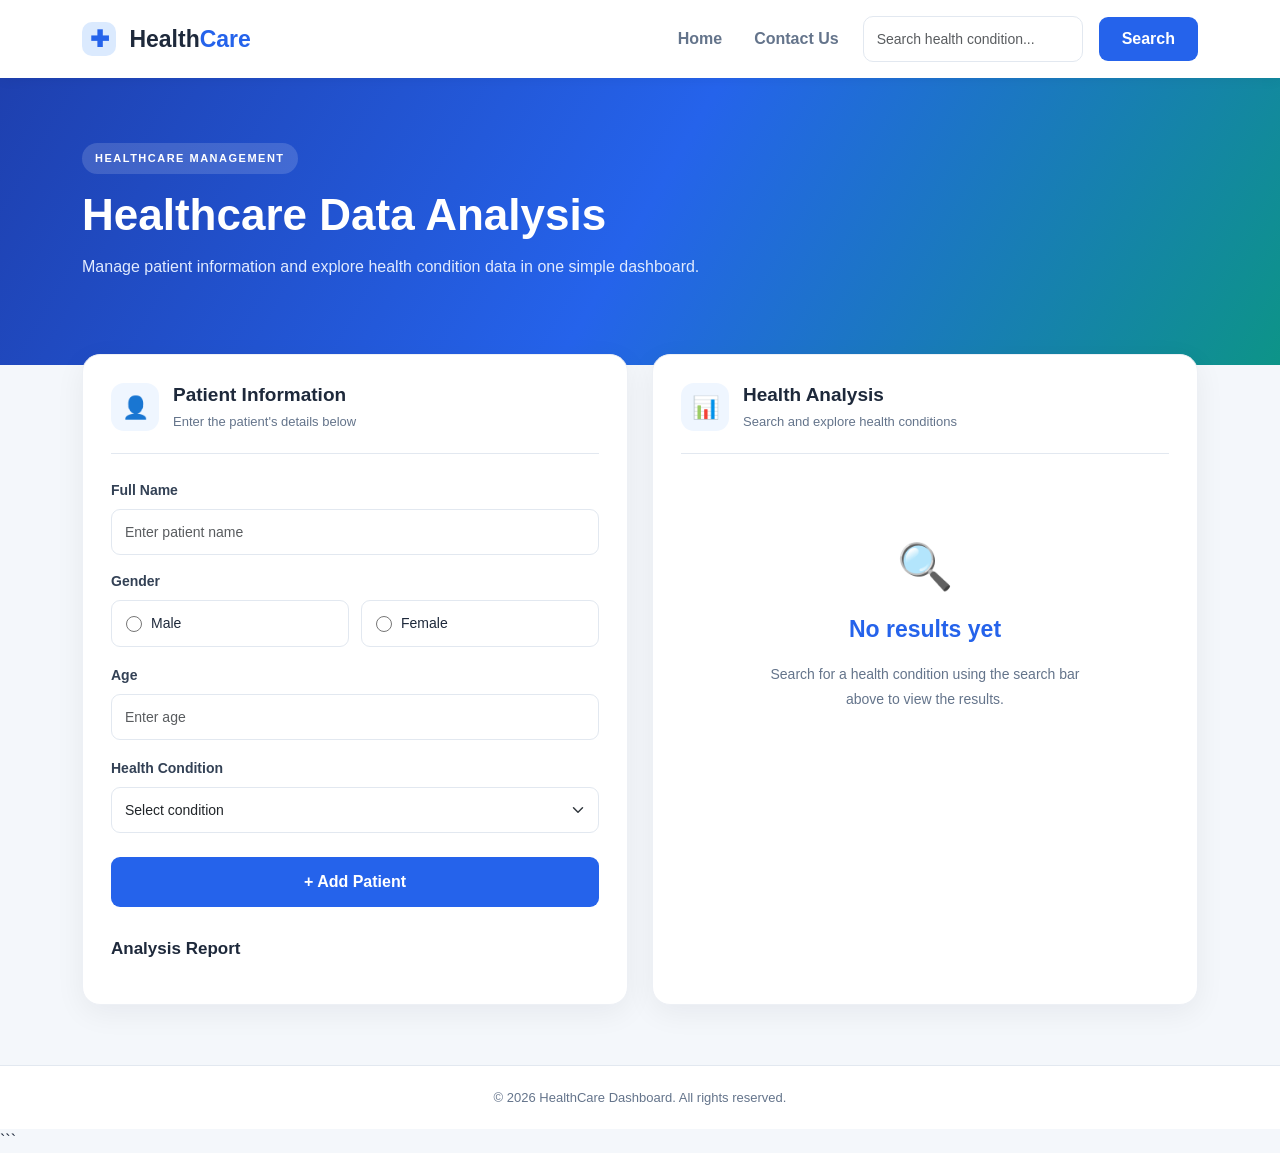
<file: index.html>
<!doctype html>
<html lang="en">
  <head>
    <meta charset="UTF-8" />
    <meta name="viewport" content="width=device-width, initial-scale=1.0" />
    <title>Health Analysis Dashboard</title>

    <link
      href="https://cdn.jsdelivr.net/npm/bootstrap@5.3.3/dist/css/bootstrap.min.css"
      rel="stylesheet"
    />

    <link rel="stylesheet" href="./health_analysis.css" />
  </head>

  <body>
    <!-- Navigation -->
    <nav class="navbar navbar-expand-lg">
      <div class="container">
        <a class="navbar-brand" href="./index.html">
          <span class="brand-icon">✚</span>
          Health<span>Care</span>
        </a>

        <button
          class="navbar-toggler"
          type="button"
          data-bs-toggle="collapse"
          data-bs-target="#mainNavbar"
          aria-controls="mainNavbar"
          aria-expanded="false"
          aria-label="Toggle navigation"
        >
          <span class="navbar-toggler-icon"></span>
        </button>

        <div class="collapse navbar-collapse" id="mainNavbar">
          <ul class="navbar-nav ms-auto align-items-lg-center gap-lg-3">
            <li class="nav-item">
              <a class="nav-link" href="./index.html" id="home">Home</a>
            </li>

            <li class="nav-item">
              <a class="nav-link" href="./health_contact.html" id="contact">
                Contact Us
              </a>
            </li>

            <li class="nav-item search-nav">
              <input
                type="text"
                id="conditionInput"
                class="form-control"
                placeholder="Search health condition..."
              />
            </li>

            <li class="nav-item">
              <button id="btnSearch" class="btn btn-search">
                Search
              </button>
            </li>
          </ul>
        </div>
      </div>
    </nav>

    <!-- Hero Section -->
    <section class="hero-section">
      <div class="container">
        <div class="hero-content">
          <span class="hero-label">HEALTHCARE MANAGEMENT</span>
          <h1>Healthcare Data Analysis</h1>
          <p>
            Manage patient information and explore health condition data
            in one simple dashboard.
          </p>
        </div>
      </div>
    </section>

    <!-- Main Content -->
    <main class="container main-content">
      <div class="row g-4">

        <!-- Patient Form -->
        <div class="col-lg-6">
          <div class="dashboard-card h-100">
            <div class="card-heading">
              <div class="heading-icon">👤</div>
              <div>
                <h2>Patient Information</h2>
                <p>Enter the patient's details below</p>
              </div>
            </div>

            <div class="analysisForm">
              <div class="mb-3">
                <label for="name" class="form-label">Full Name</label>
                <input
                  type="text"
                  id="name"
                  class="form-control"
                  placeholder="Enter patient name"
                />
              </div>

              <div class="mb-3">
                <label class="form-label d-block">Gender</label>

                <div class="gender-options">
                  <label class="gender-option" for="male">
                    <input
                      type="radio"
                      name="gender"
                      id="male"
                      value="Male"
                    />
                    <span>Male</span>
                  </label>

                  <label class="gender-option" for="female">
                    <input
                      type="radio"
                      name="gender"
                      id="female"
                      value="Female"
                    />
                    <span>Female</span>
                  </label>
                </div>
              </div>

              <div class="mb-3">
                <label for="age" class="form-label">Age</label>
                <input
                  type="number"
                  id="age"
                  class="form-control"
                  placeholder="Enter age"
                />
              </div>

              <div class="mb-4">
                <label for="condition" class="form-label">
                  Health Condition
                </label>

                <select id="condition" class="form-select">
                  <option value="">Select condition</option>
                  <option value="Diabetes">Diabetes</option>
                  <option value="Thyroid">Thyroid</option>
                  <option value="High Blood Pressure">
                    High Blood Pressure
                  </option>
                </select>
              </div>

              <button id="addPatient" class="btn btn-add w-100">
                + Add Patient
              </button>

              <div class="report-section">
                <h3>Analysis Report</h3>
                <div id="report">
                  <!-- JavaScript report will appear here -->
                </div>
              </div>
            </div>
          </div>
        </div>

        <!-- Search Results -->
        <div class="col-lg-6">
          <div class="dashboard-card h-100">
            <div class="card-heading">
              <div class="heading-icon">📊</div>
              <div>
                <h2>Health Analysis</h2>
                <p>Search and explore health conditions</p>
              </div>
            </div>

            <div class="searchCondition">
              <div id="result">
                <div class="empty-state">
                  <div class="empty-icon">🔍</div>
                  <h3>No results yet</h3>
                  <p>
                    Search for a health condition using the search bar
                    above to view the results.
                  </p>
                </div>
              </div>
            </div>
          </div>
        </div>

      </div>
    </main>

    <!-- Footer -->
    <footer class="footer">
      <div class="container">
        <p>© 2026 HealthCare Dashboard. All rights reserved.</p>
      </div>
    </footer>

    <script src="./health_analysis.js"></script>

    <script src="https://cdn.jsdelivr.net/npm/bootstrap@5.3.3/dist/js/bootstrap.bundle.min.js"></script>
  </body>
</html>
```
</file>
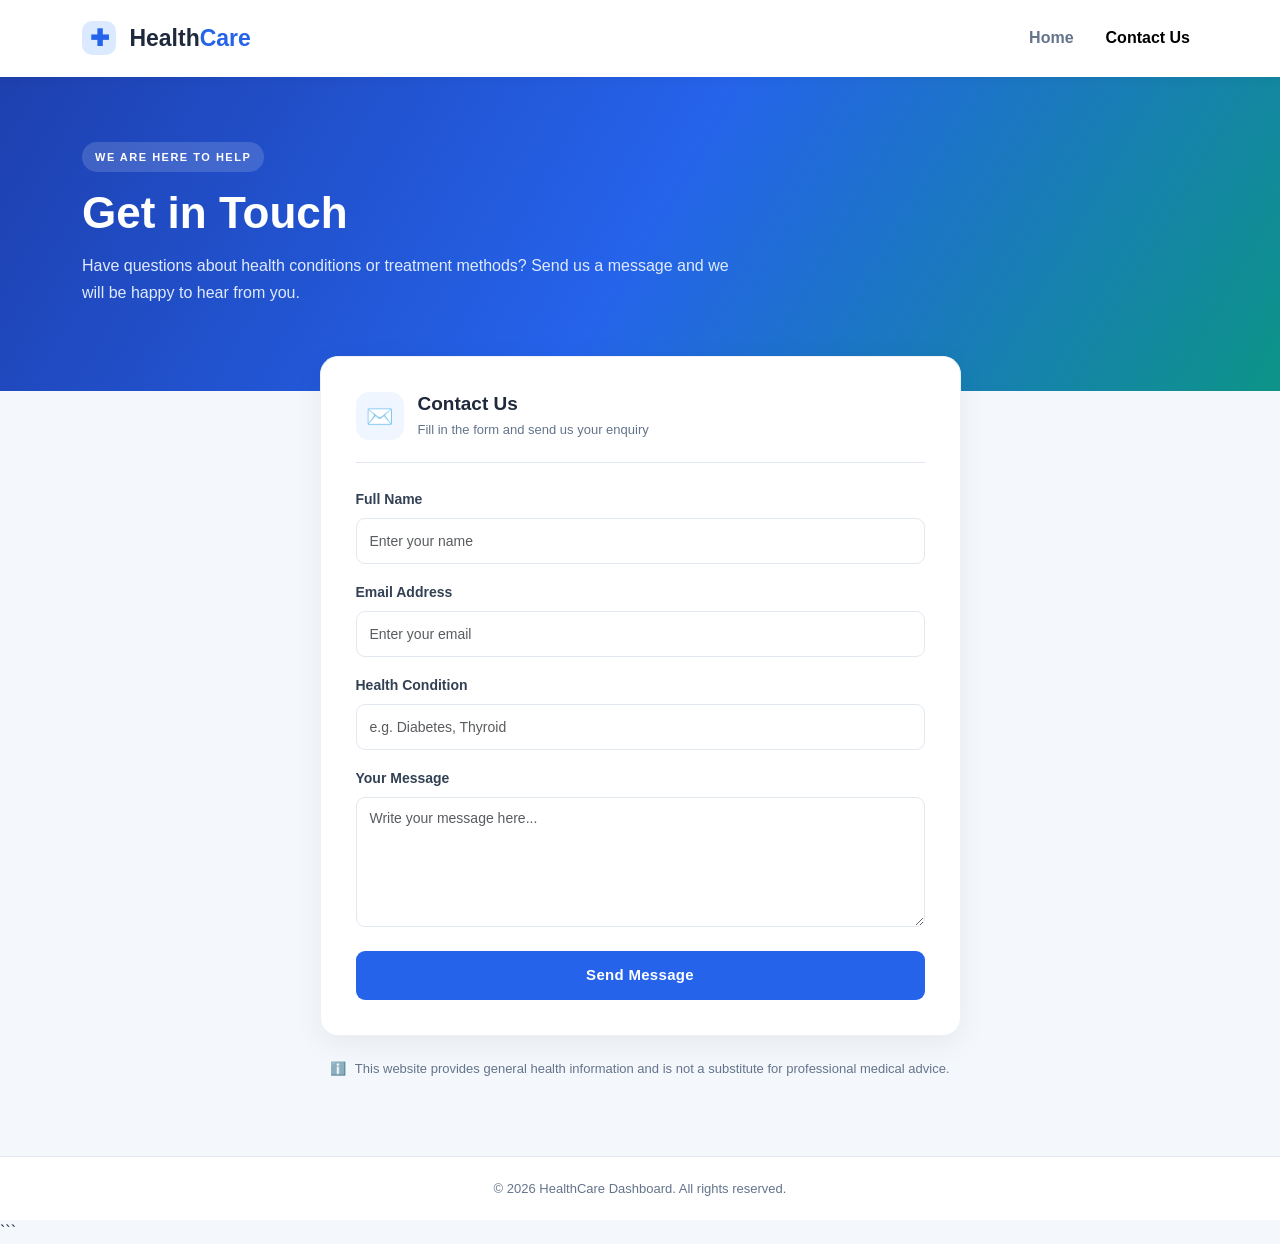
<file: health_contact.html>
<!doctype html>
<html lang="en">
  <head>
    <meta charset="UTF-8" />
    <meta name="viewport" content="width=device-width, initial-scale=1.0" />

    <title>Contact Us | HealthCare</title>

    <link
      href="https://cdn.jsdelivr.net/npm/bootstrap@5.3.3/dist/css/bootstrap.min.css"
      rel="stylesheet"
    />

    <link rel="stylesheet" href="./health_analysis.css" />
  </head>

  <body>
    <!-- Navigation -->
    <nav class="navbar navbar-expand-lg">
      <div class="container">
        <a class="navbar-brand" href="./index.html">
          <span class="brand-icon">✚</span>
          Health<span>Care</span>
        </a>

        <button
          class="navbar-toggler"
          type="button"
          data-bs-toggle="collapse"
          data-bs-target="#mainNavbar"
          aria-controls="mainNavbar"
          aria-expanded="false"
          aria-label="Toggle navigation"
        >
          <span class="navbar-toggler-icon"></span>
        </button>

        <div class="collapse navbar-collapse" id="mainNavbar">
          <ul class="navbar-nav ms-auto gap-lg-3">
            <li class="nav-item">
              <a class="nav-link" href="./index.html" id="home">Home</a>
            </li>

            <li class="nav-item">
              <a
                class="nav-link active"
                href="./health_contact.html"
                id="contact"
              >
                Contact Us
              </a>
            </li>
          </ul>
        </div>
      </div>
    </nav>

    <!-- Hero Section -->
    <section class="hero-section">
      <div class="container">
        <div class="hero-content">
          <span class="hero-label">WE ARE HERE TO HELP</span>

          <h1>Get in Touch</h1>

          <p>
            Have questions about health conditions or treatment methods?
            Send us a message and we will be happy to hear from you.
          </p>
        </div>
      </div>
    </section>

    <!-- Contact Content -->
    <main class="container contact-main">
      <div class="row justify-content-center">
        <div class="col-lg-7 col-md-9">

          <div class="dashboard-card contact-card">

            <div class="card-heading">
              <div class="heading-icon">✉️</div>

              <div>
                <h2>Contact Us</h2>
                <p>Fill in the form and send us your enquiry</p>
              </div>
            </div>

            <form id="contactForm">

              <div class="mb-3">
                <label for="name" class="form-label">
                  Full Name
                </label>

                <input
                  type="text"
                  id="name"
                  name="name"
                  class="form-control"
                  placeholder="Enter your name"
                  required
                />
              </div>

              <div class="mb-3">
                <label for="email" class="form-label">
                  Email Address
                </label>

                <input
                  type="email"
                  id="email"
                  name="email"
                  class="form-control"
                  placeholder="Enter your email"
                  required
                />
              </div>

              <div class="mb-3">
                <label for="condition" class="form-label">
                  Health Condition
                </label>

                <input
                  type="text"
                  id="condition"
                  name="condition"
                  class="form-control"
                  placeholder="e.g. Diabetes, Thyroid"
                  required
                />
              </div>

              <div class="mb-4">
                <label for="message" class="form-label">
                  Your Message
                </label>

                <textarea
                  id="message"
                  name="message"
                  class="form-control"
                  rows="5"
                  placeholder="Write your message here..."
                  required
                ></textarea>
              </div>

              <button type="submit" class="btn btn-add w-100">
                Send Message
              </button>

              <!-- Success Message -->
              <div
                id="successMessage"
                class="alert alert-success mt-4 d-none"
                role="status"
              >
                Thank you for contacting us! Your message has been received.
              </div>

            </form>
          </div>

          <p class="contact-note">
            <span>ℹ️</span>
            This website provides general health information and is not
            a substitute for professional medical advice.
          </p>

        </div>
      </div>
    </main>

    <!-- Footer -->
    <footer class="footer">
      <div class="container">
        <p>© 2026 HealthCare Dashboard. All rights reserved.</p>
      </div>
    </footer>

    <!-- Bootstrap JS -->
    <script src="https://cdn.jsdelivr.net/npm/bootstrap@5.3.3/dist/js/bootstrap.bundle.min.js"></script>

    <!-- Contact JS -->
    <script>
      const contactForm = document.getElementById("contactForm");
      const successMessage = document.getElementById("successMessage");

      contactForm.addEventListener("submit", function (event) {
        event.preventDefault();

        successMessage.classList.remove("d-none");

        contactForm.reset();
      });
    </script>
  </body>
</html>
```
</file>
<file: health_analysis.css>
/* =========================
   GLOBAL STYLES
========================= */

:root {
    --primary: #2563eb;
    --primary-dark: #1d4ed8;
    --secondary: #0d9488;
    --background: #f4f7fb;
    --text-dark: #1e293b;
    --text-muted: #64748b;
    --border: #e2e8f0;
}

* {
    box-sizing: border-box;
}

body {
    margin: 0;
    font-family: "Segoe UI", Arial, sans-serif;
    background: var(--background);
    color: var(--text-dark);
}

/* =========================
   NAVIGATION
========================= */

.navbar {
    background: #ffffff;
    padding: 16px 0;
    box-shadow: 0 2px 12px rgba(15, 23, 42, 0.05);
}

.navbar-brand {
    font-size: 23px;
    font-weight: 800;
    color: var(--text-dark);
    text-decoration: none;
}

.navbar-brand span:last-child {
    color: var(--primary);
}

.brand-icon {
    display: inline-flex;
    align-items: center;
    justify-content: center;
    width: 34px;
    height: 34px;
    margin-right: 7px;
    border-radius: 10px;
    background: #dbeafe;
    color: var(--primary);
}

.nav-link {
    color: var(--text-muted);
    font-weight: 600;
    transition: 0.2s;
}

.nav-link:hover {
    color: var(--primary);
}

.search-nav {
    min-width: 220px;
}

.search-nav .form-control {
    border-radius: 10px;
}

.btn-search {
    background: var(--primary);
    color: white;
    padding: 9px 22px;
    border-radius: 9px;
    font-weight: 600;
}

.btn-search:hover {
    background: var(--primary-dark);
    color: white;
}

/* =========================
   HERO SECTION
========================= */

.hero-section {
    background: linear-gradient(120deg, #1e40af, #2563eb, #0d9488);
    padding: 65px 0 85px;
    color: white;
}

.hero-content {
    max-width: 650px;
}

.hero-label {
    display: inline-block;
    padding: 7px 13px;
    margin-bottom: 15px;
    border-radius: 30px;
    background: rgba(255, 255, 255, 0.15);
    font-size: 11px;
    font-weight: 700;
    letter-spacing: 1.5px;
}

.hero-section h1 {
    font-size: clamp(30px, 5vw, 44px);
    font-weight: 800;
    margin-bottom: 12px;
}

.hero-section p {
    font-size: 16px;
    line-height: 1.7;
    color: #e0eafe;
    margin-bottom: 0;
}

/* =========================
   MAIN CONTENT
========================= */

.main-content {
    margin-top: -35px;
    margin-bottom: 60px;
    position: relative;
}

.dashboard-card {
    background: #ffffff;
    padding: 28px;
    border-radius: 18px;
    border: 1px solid #edf0f5;
    box-shadow: 0 8px 30px rgba(15, 23, 42, 0.06);
}

.card-heading {
    display: flex;
    align-items: center;
    gap: 14px;
    padding-bottom: 22px;
    margin-bottom: 24px;
    border-bottom: 1px solid var(--border);
}

.heading-icon {
    width: 48px;
    height: 48px;
    display: flex;
    align-items: center;
    justify-content: center;
    background: #eff6ff;
    border-radius: 13px;
    font-size: 22px;
}

.card-heading h2 {
    font-size: 19px;
    font-weight: 750;
    margin: 0 0 5px;
}

.card-heading p {
    color: var(--text-muted);
    font-size: 13px;
    margin: 0;
}

/* =========================
   FORM
========================= */

.form-label {
    font-size: 14px;
    font-weight: 650;
    margin-bottom: 8px;
    color: #334155;
}

.form-control,
.form-select {
    min-height: 46px;
    border: 1px solid var(--border);
    border-radius: 9px;
    padding: 10px 13px;
    font-size: 14px;
}

.form-control:focus,
.form-select:focus {
    border-color: var(--primary);
    box-shadow: 0 0 0 3px rgba(37, 99, 235, 0.12);
}

.gender-options {
    display: flex;
    gap: 12px;
}

.gender-option {
    display: flex;
    align-items: center;
    gap: 9px;
    flex: 1;
    padding: 12px 14px;
    border: 1px solid var(--border);
    border-radius: 9px;
    cursor: pointer;
    font-size: 14px;
}

.gender-option input {
    accent-color: var(--primary);
    width: 16px;
    height: 16px;
}

.btn-add {
    background: var(--primary);
    color: white;
    border: none;
    padding: 13px;
    border-radius: 9px;
    font-weight: 700;
    transition: 0.2s;
}

.btn-add:hover {
    background: var(--primary-dark);
    color: white;
    transform: translateY(-1px);
}

/* =========================
   ANALYSIS REPORT
========================= */

.report-section {
    margin-top: 32px;
}

.report-section h3 {
    font-size: 17px;
    font-weight: 750;
    margin-bottom: 16px;
}

/* =========================
   SEARCH RESULTS
========================= */

.empty-state {
    text-align: center;
    padding: 55px 20px;
}

.empty-icon {
    font-size: 45px;
    margin-bottom: 15px;
}

.empty-state h3 {
    font-size: 18px;
    font-weight: 700;
}

.empty-state p {
    color: var(--text-muted);
    font-size: 14px;
    line-height: 1.7;
    max-width: 320px;
    margin: 0 auto;
}

/* =========================
   FOOTER
========================= */

.footer {
    background: #ffffff;
    border-top: 1px solid var(--border);
    padding: 22px 0;
    text-align: center;
}

.footer p {
    color: var(--text-muted);
    font-size: 13px;
    margin: 0;
}

/* =========================
   RESPONSIVE
========================= */

@media (max-width: 991px) {
    .navbar-nav {
        align-items: stretch !important;
        padding-top: 15px;
    }

    .search-nav {
        margin-top: 10px;
    }

    .btn-search {
        width: 100%;
        margin-top: 8px;
    }
}

@media (max-width: 576px) {
    .hero-section {
        padding: 45px 0 65px;
    }

    .dashboard-card {
        padding: 20px;
    }

    .hero-section p {
        font-size: 14px;
    }

    .main-content {
        margin-bottom: 35px;
    }
}


/* =========================
   CONTACT PAGE
========================= */

.contact-main {
    margin-top: -35px;
    margin-bottom: 60px;
    position: relative;
}

.contact-card {
    padding: 35px;
}

.contact-card textarea {
    resize: vertical;
    min-height: 130px;
}

.contact-card .btn-add {
    font-size: 15px;
    letter-spacing: 0.3px;
}

.contact-note {
    margin-top: 22px;
    text-align: center;
    color: var(--text-muted);
    font-size: 13px;
    line-height: 1.7;
}

.contact-note span {
    margin-right: 5px;
}

.nav-link.active {
    color: var(--primary);
    font-weight: 750;
}

/* Contact page responsive */

@media (max-width: 576px) {
    .contact-main {
        margin-bottom: 35px;
    }

    .contact-card {
        padding: 22px;
    }
}



/* =========================
   HEALTH CONDITION RESULTS
========================= */

#report p {
    font-size: 14px;
    color: var(--text-muted);
    margin-bottom: 9px;
}

#report h4 {
    font-size: 16px;
    font-weight: 700;
    margin-top: 22px;
    margin-bottom: 12px;
}

#report h5 {
    font-size: 14px;
    font-weight: 700;
    color: var(--primary);
    margin-top: 14px;
}

#result h3 {
    font-size: 23px;
    font-weight: 750;
    color: var(--primary);
    margin-bottom: 18px;
}

#result h5 {
    font-size: 15px;
    font-weight: 700;
    margin-top: 20px;
    margin-bottom: 8px;
}

#result p {
    font-size: 14px;
    line-height: 1.8;
    color: var(--text-muted);
}

.condition-result-image {
    width: 100%;
    max-height: 260px;
    object-fit: cover;
    border-radius: 13px;
    margin-bottom: 15px;
}
</file>
